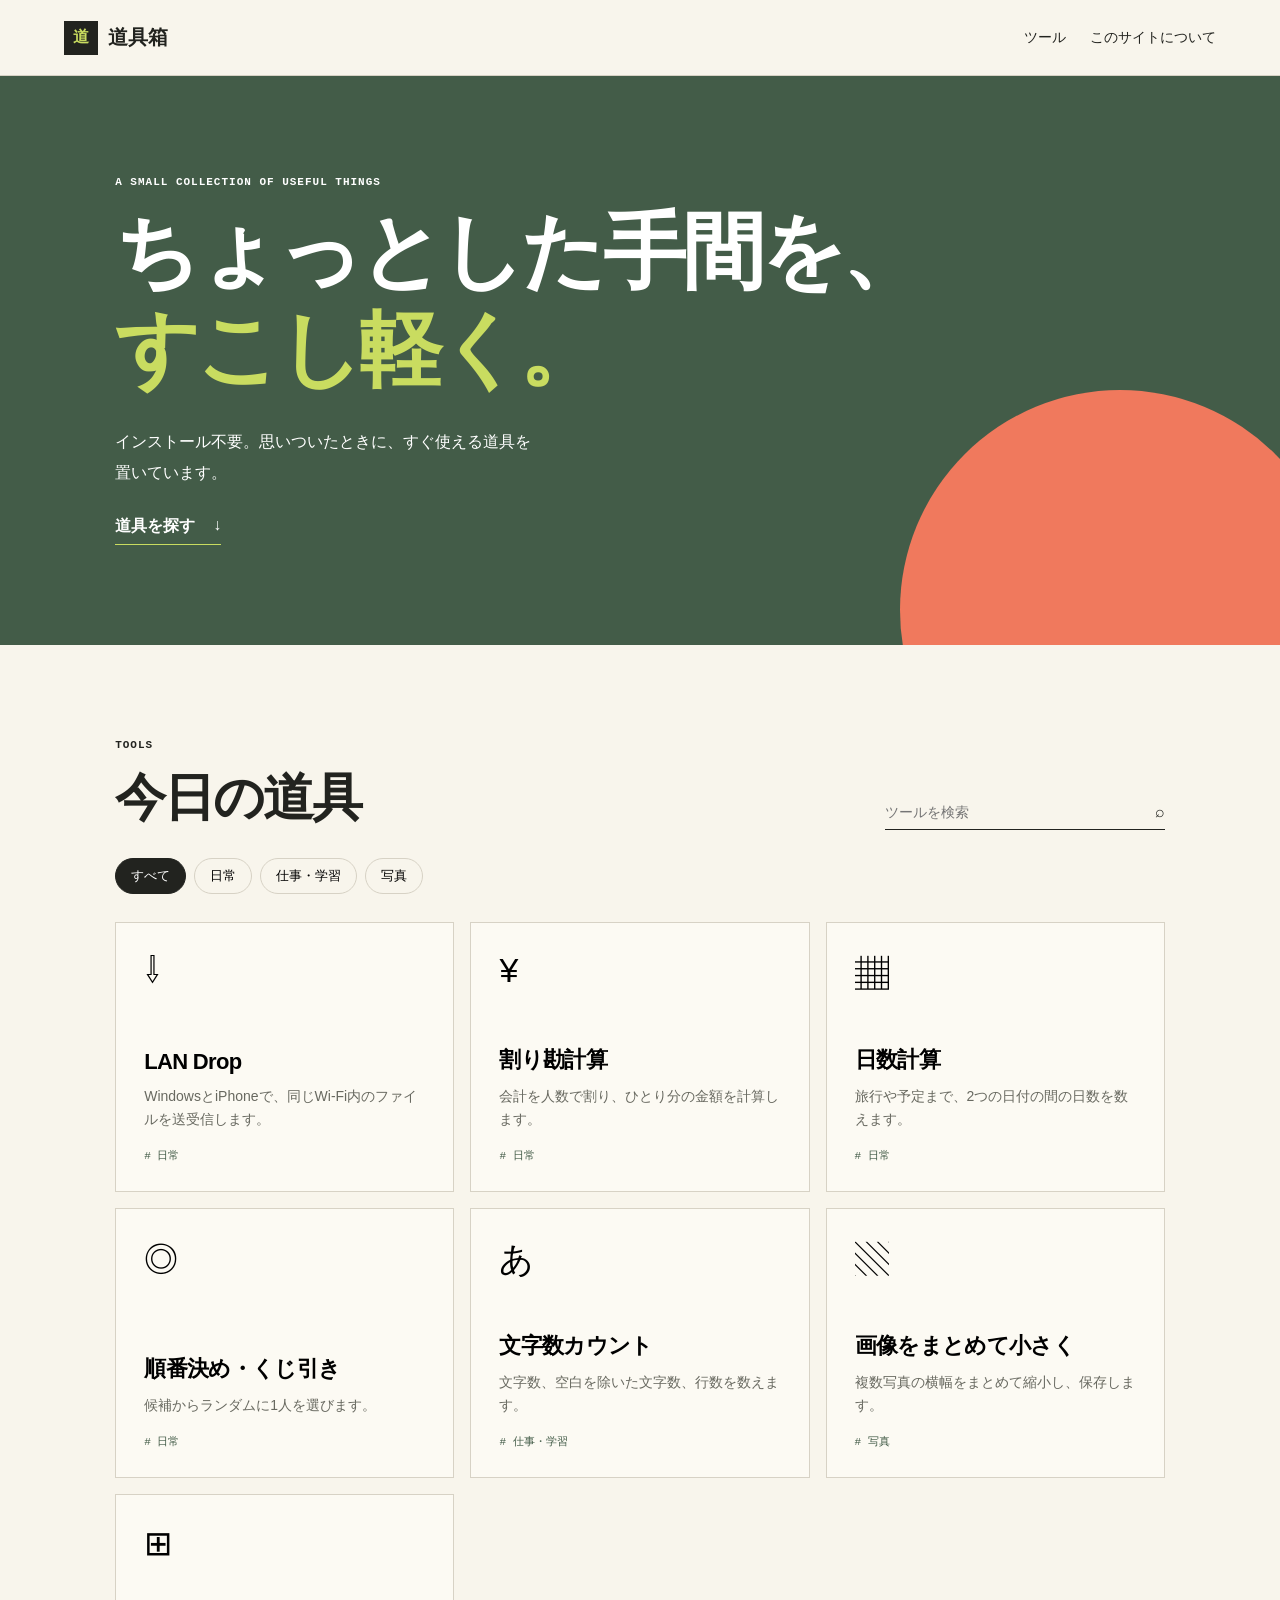
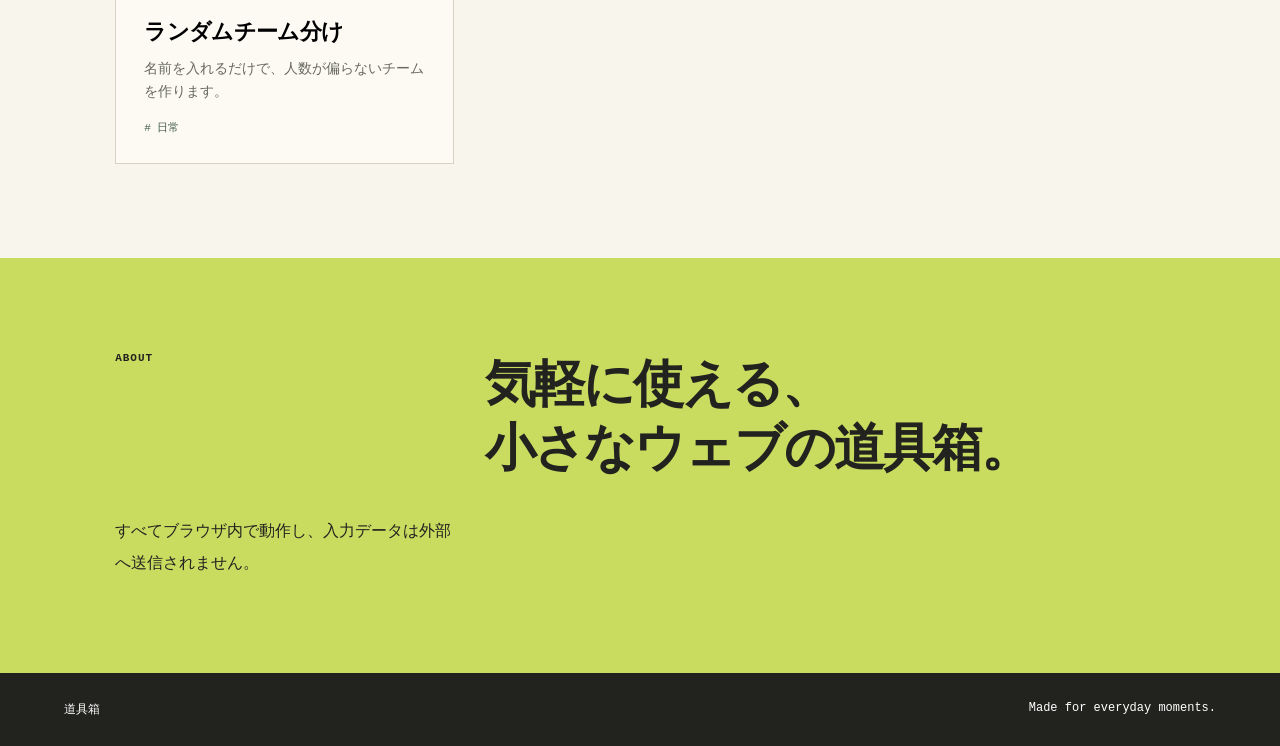
<file: index.html>
<!doctype html>
<html lang="ja">
  <head>
    <meta charset="UTF-8" />
    <meta name="viewport" content="width=device-width, initial-scale=1.0" />
    <meta name="description" content="毎日の小さな手間を軽くする、ブラウザで完結する便利ツール集。" />
    <title>道具箱 | すぐ使える便利ツール</title>
    <link rel="stylesheet" href="style.css" />
  </head>
  <body>
    <header class="site-header">
      <a class="brand" href="#top" aria-label="道具箱 トップへ">
        <span class="brand-mark">道</span><span>道具箱</span>
      </a>
      <nav aria-label="メインナビゲーション">
        <a href="#tools">ツール</a>
        <a href="#about">このサイトについて</a>
      </nav>
    </header>

    <main id="top">
      <section class="hero" aria-labelledby="hero-title">
        <p class="eyebrow">A SMALL COLLECTION OF USEFUL THINGS</p>
        <h1 id="hero-title">ちょっとした手間を、<br /><em>すこし軽く。</em></h1>
        <p class="hero-copy">インストール不要。思いついたときに、すぐ使える道具を置いています。</p>
        <a class="hero-link" href="#tools">道具を探す <span aria-hidden="true">↓</span></a>
        <div class="sun" aria-hidden="true"></div>
      </section>

      <section class="tools-section" id="tools" aria-labelledby="tools-title">
        <div class="section-heading">
          <div>
            <p class="eyebrow">TOOLS</p>
            <h2 id="tools-title">今日の道具</h2>
          </div>
          <label class="search">
            <span class="sr-only">ツールを検索</span>
            <input id="tool-search" type="search" placeholder="ツールを検索" />
            <span aria-hidden="true">⌕</span>
          </label>
        </div>
        <div class="filters" aria-label="カテゴリで絞り込み">
          <button class="filter active" data-category="all">すべて</button>
          <button class="filter" data-category="daily">日常</button>
          <button class="filter" data-category="work">仕事・学習</button>
          <button class="filter" data-category="photo">写真</button>
        </div>
        <div class="tool-grid" id="tool-grid"></div>
        <p class="empty" id="empty-message" hidden>条件に合う道具は見つかりませんでした。</p>
      </section>

      <section class="about" id="about">
        <p class="eyebrow">ABOUT</p>
        <h2>気軽に使える、<br />小さなウェブの道具箱。</h2>
        <p>すべてブラウザ内で動作し、入力データは外部へ送信されません。</p>
      </section>
    </main>

    <footer><span>道具箱</span><span>Made for everyday moments.</span></footer>

    <dialog id="tool-dialog" aria-labelledby="dialog-title">
      <div class="dialog-header">
        <div><p class="eyebrow" id="dialog-category"></p><h2 id="dialog-title"></h2></div>
        <button class="close" id="close-dialog" aria-label="閉じる">×</button>
      </div>
      <div id="tool-content"></div>
    </dialog>
    <template id="text-tool">
      <label class="tool-label" for="text-input">テキストを入力</label>
      <textarea id="text-input" rows="9" placeholder="ここに文章を貼り付けてください"></textarea>
      <div class="stats"><div><strong id="char-count">0</strong><span>文字</span></div><div><strong id="char-no-space">0</strong><span>空白を除く</span></div><div><strong id="line-count">0</strong><span>行</span></div></div>
    </template>
    <template id="image-tool">
      <label class="tool-label" for="image-input">画像を選択（複数可）</label><input id="image-input" type="file" accept="image/*" multiple />
      <label class="tool-label" for="image-width">横幅（px）</label><input id="image-width" type="number" min="100" max="8000" placeholder="画像を選ぶと表示されます" />
      <div class="tool-actions"><button class="primary" id="resize-image">縮小して保存</button></div><p class="result-message" id="image-message" aria-live="polite"></p>
    </template>
    <template id="split-tool">
      <label class="tool-label" for="split-total">合計金額（円）</label><input id="split-total" type="number" min="0" inputmode="numeric" placeholder="例：4800" />
      <label class="tool-label" for="split-people">人数</label><input id="split-people" type="number" min="1" value="2" inputmode="numeric" />
      <div class="tool-actions"><button class="primary" id="calculate-split">計算する</button></div><p class="split-result" id="split-result">金額と人数を入力してください。</p>
    </template>
    <template id="date-tool">
      <label class="tool-label" for="date-start">開始日</label><input id="date-start" type="date" />
      <label class="tool-label" for="date-end">終了日</label><input id="date-end" type="date" />
      <div class="tool-actions"><button class="primary" id="calculate-date">日数を計算</button></div><p class="split-result" id="date-result">2つの日付を選んでください。</p>
    </template>
    <template id="lottery-tool">
      <label class="tool-label" for="lottery-input">候補を1行ずつ入力</label><textarea id="lottery-input" rows="8" placeholder="田中&#10;佐藤&#10;鈴木"></textarea>
      <div class="tool-actions"><button class="primary" id="draw-lottery">1人を選ぶ</button></div><p class="split-result" id="lottery-result">候補を入力して、くじを引いてください。</p>
    </template>
    <template id="teams-tool">
      <label class="tool-label" for="teams-input">名前を1行ずつ入力</label><textarea id="teams-input" rows="8" placeholder="田中&#10;佐藤&#10;鈴木&#10;高橋"></textarea>
      <label class="tool-label" for="teams-count">チーム数</label><input id="teams-count" type="number" min="2" max="20" value="2" inputmode="numeric" />
      <div class="tool-actions"><button class="primary" id="make-teams">チームを作る</button></div><div class="teams-result" id="teams-result">名前とチーム数を入力してください。</div>
    </template>
    <script src="app.js"></script>
  </body>
</html>
</file>
<file: style.css>
:root{--ink:#22231f;--paper:#f8f5ec;--green:#435c48;--lime:#c9dc60;--coral:#f0795d;--line:#d7d2c5;--sans:"Yu Gothic UI","Yu Gothic",Meiryo,-apple-system,BlinkMacSystemFont,"Segoe UI",sans-serif;--mono:Consolas,"Courier New",monospace}*{box-sizing:border-box}html{scroll-behavior:smooth}body{margin:0;background:var(--paper);color:var(--ink);font-family:var(--sans)}.site-header{height:76px;padding:0 max(5vw,28px);display:flex;justify-content:space-between;align-items:center;border-bottom:1px solid var(--line)}.brand{color:inherit;text-decoration:none;display:flex;align-items:center;gap:10px;font-weight:700;font-size:20px}.brand-mark{width:34px;height:34px;display:grid;place-items:center;background:var(--ink);color:var(--lime);font-size:16px}.site-header nav{display:flex;gap:24px}.site-header nav a{color:inherit;text-decoration:none;font-size:14px}.hero{min-height:535px;position:relative;overflow:hidden;padding:100px max(9vw,28px);background:var(--green);color:#fff}.eyebrow{font:600 11px var(--mono);letter-spacing:.09em;margin:0 0 15px}.hero h1{font-size:clamp(42px,6.5vw,88px);font-weight:700;line-height:1.18;letter-spacing:-.045em;margin:0;position:relative;z-index:1}.hero em{font-style:normal;color:var(--lime)}.hero-copy{max-width:420px;line-height:1.9;margin:28px 0;position:relative;z-index:1}.hero-link{position:relative;z-index:1;display:inline-flex;gap:18px;padding-bottom:7px;border-bottom:1px solid var(--lime);color:#fff;text-decoration:none;font-weight:700}.sun{position:absolute;width:440px;height:440px;border-radius:50%;right:-60px;bottom:-185px;background:var(--coral)}.tools-section,.about{padding:94px max(9vw,28px)}.section-heading{display:flex;justify-content:space-between;align-items:end;margin-bottom:28px}.section-heading h2,.about h2{margin:0;font-size:clamp(32px,4vw,52px);line-height:1.25;letter-spacing:-.04em}.search{width:min(280px,42vw);border-bottom:1px solid var(--ink);display:flex;align-items:center;gap:8px}.search input{font:14px var(--sans);background:transparent;border:0;outline:0;padding:9px 0;width:100%}.filters{display:flex;gap:8px;flex-wrap:wrap;margin-bottom:28px}.filter{border:1px solid var(--line);border-radius:999px;background:transparent;padding:8px 15px;font:13px var(--sans);cursor:pointer}.filter.active{background:var(--ink);border-color:var(--ink);color:white}.tool-grid{display:grid;grid-template-columns:repeat(3,1fr);gap:16px}.tool-card{padding:28px;min-height:270px;display:flex;flex-direction:column;border:1px solid var(--line);background:#fcfaf3;cursor:pointer;text-align:left;transition:transform .2s,box-shadow .2s}.tool-card:hover{transform:translateY(-4px);box-shadow:6px 6px 0 var(--ink)}.tool-icon{font-size:34px;margin-bottom:auto}.tool-card h3{font-size:22px;letter-spacing:-.03em;margin:25px 0 10px}.tool-card p{margin:0;color:#686960;font-size:14px;line-height:1.7}.tag{font:11px var(--mono);color:var(--green);margin-top:16px}.about{background:var(--lime);display:grid;grid-template-columns:1fr 2fr;gap:30px}.about p:last-child{line-height:2;max-width:570px;margin:5px 0 0}footer{padding:28px max(5vw,28px);background:var(--ink);color:#fff;display:flex;justify-content:space-between;font:12px var(--mono)}.empty{text-align:center;color:#686960;padding:40px}dialog{width:min(680px,calc(100% - 32px));border:0;padding:30px;background:#fcfaf3;box-shadow:12px 12px 0 var(--ink)}dialog::backdrop{background:rgb(32 33 30 / .6)}.dialog-header{display:flex;justify-content:space-between;align-items:start;margin-bottom:24px}.dialog-header h2{margin:0;font-size:27px}.close{border:0;background:transparent;font-size:32px;line-height:1;cursor:pointer}.tool-label{font-size:13px;font-weight:700;display:block;margin:18px 0 8px}textarea{width:100%;resize:vertical;border:1px solid var(--line);background:#fffef9;padding:12px;font:13px/1.6 var(--mono);outline-color:var(--green)}.tool-actions{display:flex;gap:8px;margin-top:14px}button.primary,button.secondary{padding:10px 16px;border:1px solid var(--ink);cursor:pointer;font:700 13px var(--sans)}button.primary{background:var(--ink);color:#fff}button.secondary{background:transparent}.stats{display:grid;grid-template-columns:repeat(3,1fr);margin-top:14px;border-top:1px solid var(--line);border-left:1px solid var(--line)}.stats div{padding:14px;border-right:1px solid var(--line);border-bottom:1px solid var(--line)}.stats strong{font:500 24px var(--mono);display:block}.stats span{font-size:11px;color:#686960}.file-info{margin-top:14px;border-top:1px solid var(--line);font-size:13px}.file-info div{display:flex;justify-content:space-between;gap:16px;padding:11px 3px;border-bottom:1px solid var(--line)}.file-info strong{overflow-wrap:anywhere}.file-info span{color:#696a64;white-space:nowrap}.result-message{min-height:1.5em;color:var(--green);font-size:13px}.sr-only{position:absolute;width:1px;height:1px;overflow:hidden;clip:rect(0,0,0,0)}@media(max-width:700px){.hero{min-height:490px;padding-top:80px}.sun{width:300px;height:300px;right:-85px;bottom:-125px}.tools-section,.about{padding-top:65px;padding-bottom:65px}.section-heading{align-items:start;gap:22px;flex-direction:column}.search{width:100%}.tool-grid{grid-template-columns:1fr}.about{grid-template-columns:1fr}.site-header nav{gap:14px;font-size:13px}footer{gap:12px;flex-direction:column}.file-info div{align-items:flex-start;flex-direction:column;gap:3px}}
</file>
